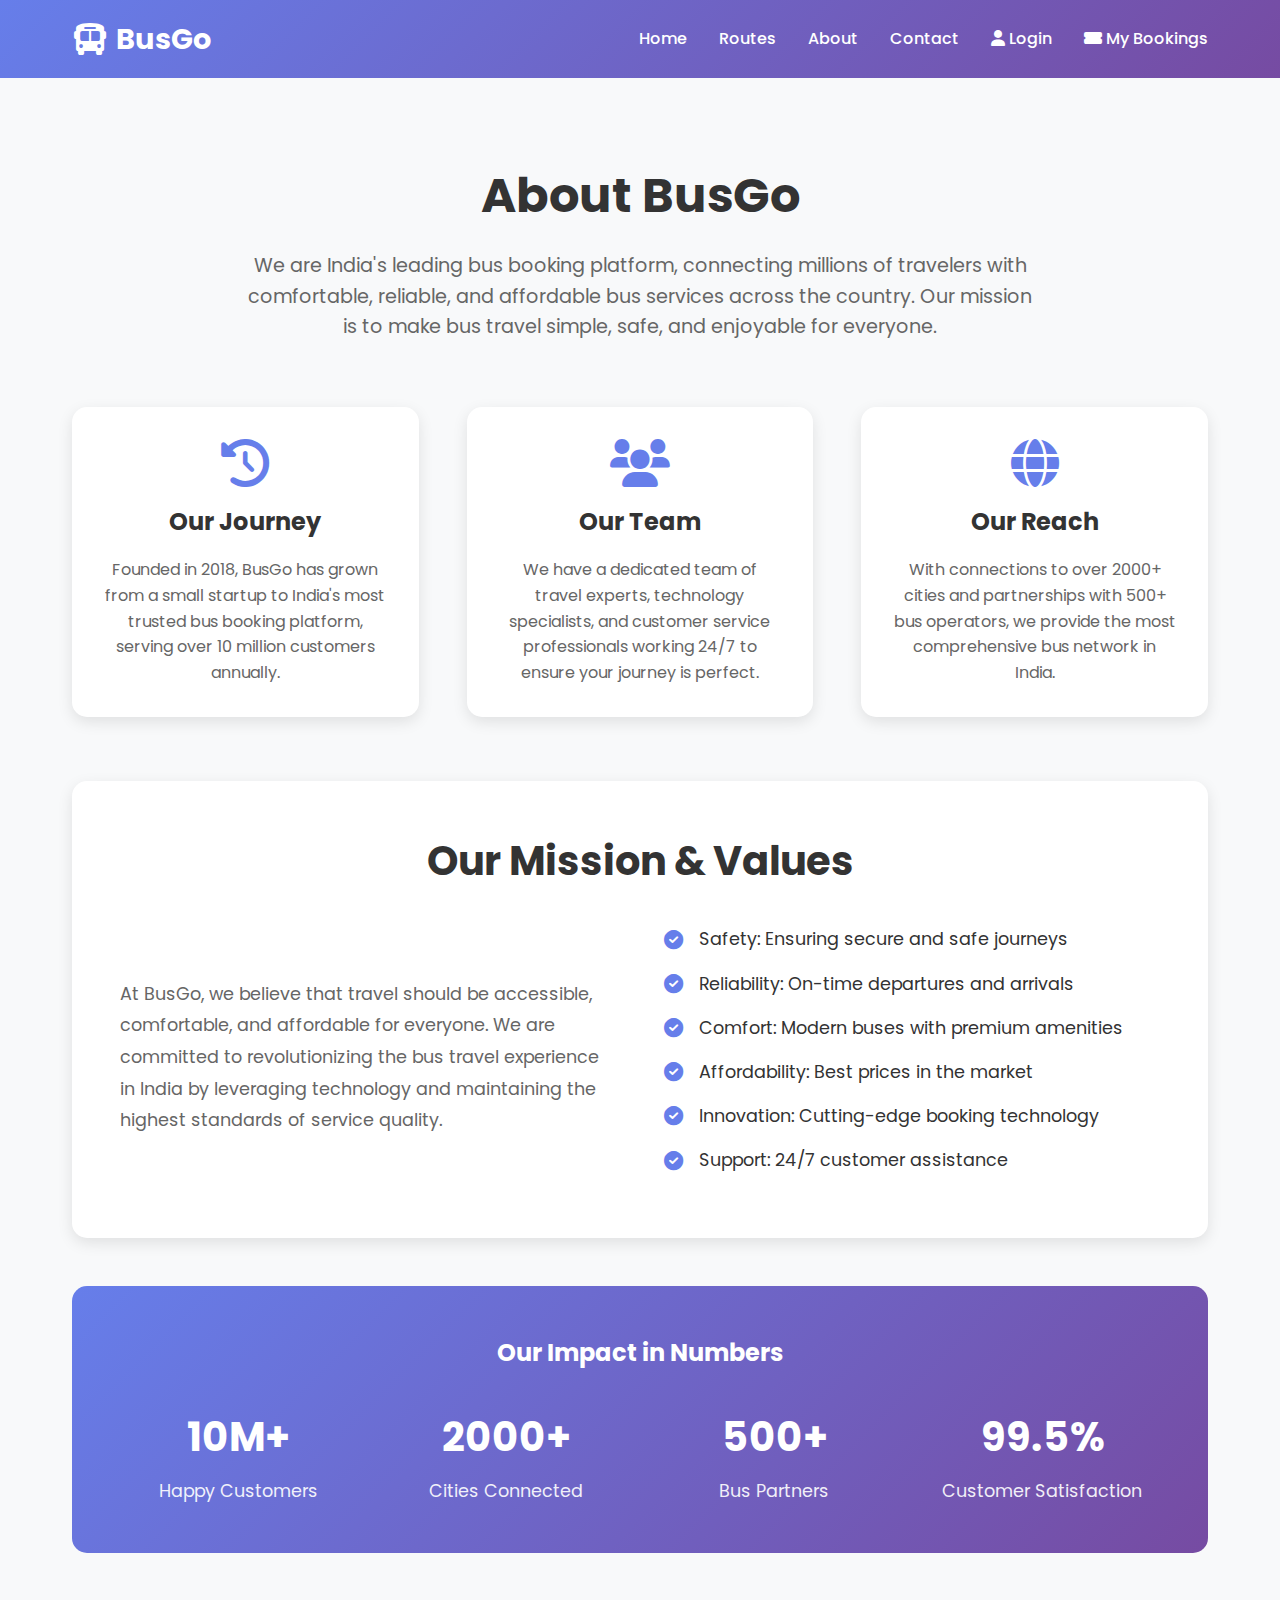
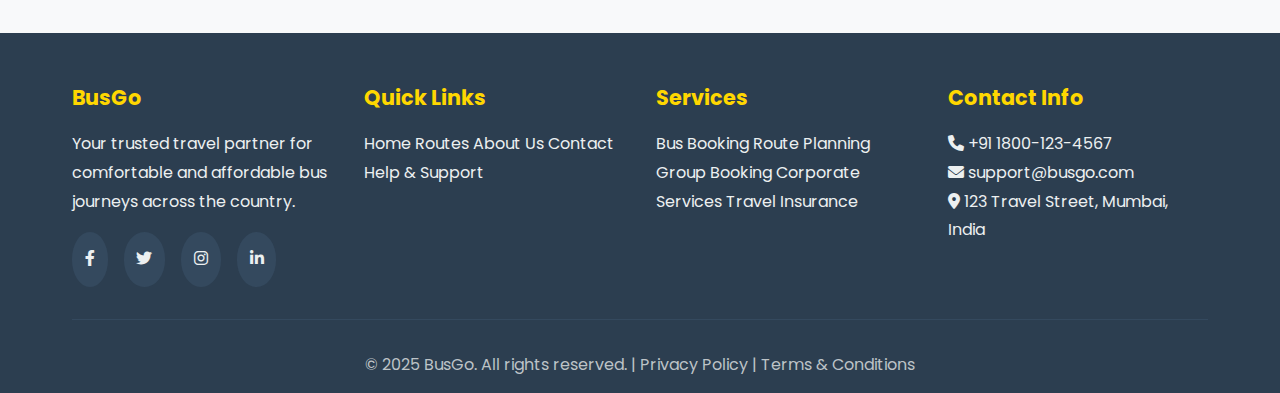
<file: about.html>
<!DOCTYPE html>
<html lang="en">
<head>
    <meta charset="UTF-8">
    <meta name="viewport" content="width=device-width, initial-scale=1.0">
    <title>About BusGo - Your Travel Partner</title>
    <link href="https://cdnjs.cloudflare.com/ajax/libs/font-awesome/6.0.0/css/all.min.css" rel="stylesheet"/>
    <link href="https://fonts.googleapis.com/css2?family=Poppins:wght@300;400;500;600;700&display=swap" rel="stylesheet"/>
    <style>
        * {
            margin: 0;
            padding: 0;
            box-sizing: border-box;
        }
        
        body {
            font-family: 'Poppins', sans-serif;
            line-height: 1.6;
            color: #333;
        }
        
        .header {
            background: linear-gradient(135deg, #667eea 0%, #764ba2 100%);
            padding: 1rem 0;
            box-shadow: 0 2px 10px rgba(0,0,0,0.1);
        }
        
        .container {
            max-width: 1200px;
            margin: 0 auto;
            padding: 0 2rem;
        }
        
        .header-content {
            display: flex;
            justify-content: space-between;
            align-items: center;
        }
        
        .logo {
            display: flex;
            align-items: center;
            color: white;
            font-size: 1.8rem;
            font-weight: 700;
        }
        
        .logo i {
            margin-right: 0.5rem;
            font-size: 2rem;
        }
        
        .nav {
            display: flex;
            list-style: none;
            gap: 2rem;
        }
        
        .nav a {
            color: white;
            text-decoration: none;
            font-weight: 500;
            transition: color 0.3s ease;
        }
        
        .nav a:hover {
            color: #ffd700;
        }
        
        .content {
            padding: 5rem 0;
            background: #f8f9fa;
        }
        
        .hero-section {
            text-align: center;
            margin-bottom: 4rem;
        }
        
        .hero-section h1 {
            font-size: 3rem;
            margin-bottom: 1rem;
            color: #333;
        }
        
        .hero-section p {
            font-size: 1.2rem;
            color: #666;
            max-width: 800px;
            margin: 0 auto;
        }
        
        .about-grid {
            display: grid;
            grid-template-columns: repeat(auto-fit, minmax(300px, 1fr));
            gap: 3rem;
            margin-bottom: 4rem;
        }
        
        .about-card {
            background: white;
            padding: 2rem;
            border-radius: 15px;
            box-shadow: 0 5px 15px rgba(0,0,0,0.1);
            text-align: center;
        }
        
        .about-card i {
            font-size: 3rem;
            color: #667eea;
            margin-bottom: 1rem;
        }
        
        .about-card h3 {
            font-size: 1.5rem;
            margin-bottom: 1rem;
            color: #333;
        }
        
        .about-card p {
            color: #666;
            line-height: 1.6;
        }
        
        .mission-section {
            background: white;
            padding: 3rem;
            border-radius: 15px;
            box-shadow: 0 5px 15px rgba(0,0,0,0.1);
            margin-bottom: 3rem;
        }
        
        .mission-section h2 {
            font-size: 2.5rem;
            text-align: center;
            margin-bottom: 2rem;
            color: #333;
        }
        
        .mission-content {
            display: grid;
            grid-template-columns: 1fr 1fr;
            gap: 3rem;
            align-items: center;
        }
        
        .commitments {
            list-style: none;
        }
        
        .commitments li {
            display: flex;
            align-items: center;
            margin-bottom: 1rem;
            font-size: 1.1rem;
        }
        
        .commitments li i {
            color: #667eea;
            margin-right: 1rem;
            font-size: 1.2rem;
        }
        
        .stats-section {
            background: linear-gradient(135deg, #667eea 0%, #764ba2 100%);
            color: white;
            padding: 3rem;
            border-radius: 15px;
            text-align: center;
        }
        
        .stats-grid {
            display: grid;
            grid-template-columns: repeat(auto-fit, minmax(200px, 1fr));
            gap: 2rem;
            margin-top: 2rem;
        }
        
        .stat-item h3 {
            font-size: 2.5rem;
            margin-bottom: 0.5rem;
        }
        
        .stat-item p {
            font-size: 1.1rem;
            opacity: 0.9;
        }
        
        .footer {
            background: #2c3e50;
            color: white;
            padding: 3rem 0 1rem;
        }
        
        .footer-content {
            display: grid;
            grid-template-columns: repeat(auto-fit, minmax(250px, 1fr));
            gap: 2rem;
            margin-bottom: 2rem;
        }
        
        .footer-section h4 {
            font-size: 1.3rem;
            margin-bottom: 1rem;
            color: #ffd700;
        }
        
        .footer-section p, .footer-section a {
            color: #ecf0f1;
            text-decoration: none;
            line-height: 1.8;
        }
        
        .footer-section a:hover {
            color: #ffd700;
        }
        
        .social-icons {
            display: flex;
            gap: 1rem;
            margin-top: 1rem;
        }
        
        .social-icons a {
            background: #34495e;
            padding: 0.8rem;
            border-radius: 50%;
            transition: background 0.3s ease;
        }
        
        .social-icons a:hover {
            background: #667eea;
        }
        
        .footer-bottom {
            text-align: center;
            padding-top: 2rem;
            border-top: 1px solid #34495e;
            color: #bdc3c7;
        }
        
        @media (max-width: 768px) {
            .hero-section h1 {
                font-size: 2rem;
            }
            
            .mission-content {
                grid-template-columns: 1fr;
            }
            
            .nav {
                display: none;
            }
        }
    </style>
</head>
<body>
    <!-- Header -->
    <header class="header">
        <div class="container">
            <div class="header-content">
                <div class="logo">
                    <i class="fas fa-bus"></i>
                    BusGo
                </div>
                <nav class="nav">
                    <a href="index.php">Home</a>
                    <a href="product.php">Routes</a>
                    <a href="about.html">About</a>
                    <a href="contact.php">Contact</a>
                    <a href="login.php"><i class="fas fa-user"></i> Login</a>
                    <a href="bookings.php"><i class="fas fa-ticket-alt"></i> My Bookings</a>
                </nav>
            </div>
        </div>
    </header>

    <!-- Content -->
    <div class="content">
        <div class="container">
            <!-- Hero Section -->
            <div class="hero-section">
                <h1>About BusGo</h1>
                <p>We are India's leading bus booking platform, connecting millions of travelers with comfortable, reliable, and affordable bus services across the country. Our mission is to make bus travel simple, safe, and enjoyable for everyone.</p>
            </div>

            <!-- About Cards -->
            <div class="about-grid">
                <div class="about-card">
                    <i class="fas fa-history"></i>
                    <h3>Our Journey</h3>
                    <p>Founded in 2018, BusGo has grown from a small startup to India's most trusted bus booking platform, serving over 10 million customers annually.</p>
                </div>
                <div class="about-card">
                    <i class="fas fa-users"></i>
                    <h3>Our Team</h3>
                    <p>We have a dedicated team of travel experts, technology specialists, and customer service professionals working 24/7 to ensure your journey is perfect.</p>
                </div>
                <div class="about-card">
                    <i class="fas fa-globe"></i>
                    <h3>Our Reach</h3>
                    <p>With connections to over 2000+ cities and partnerships with 500+ bus operators, we provide the most comprehensive bus network in India.</p>
                </div>
            </div>

            <!-- Mission Section -->
            <div class="mission-section">
                <h2>Our Mission & Values</h2>
                <div class="mission-content">
                    <div>
                        <p style="font-size: 1.1rem; line-height: 1.8; color: #666;">
                            At BusGo, we believe that travel should be accessible, comfortable, and affordable for everyone. 
                            We are committed to revolutionizing the bus travel experience in India by leveraging technology 
                            and maintaining the highest standards of service quality.
                        </p>
                    </div>
                    <div>
                        <ul class="commitments">
                            <li><i class="fas fa-check-circle"></i> Safety: Ensuring secure and safe journeys</li>
                            <li><i class="fas fa-check-circle"></i> Reliability: On-time departures and arrivals</li>
                            <li><i class="fas fa-check-circle"></i> Comfort: Modern buses with premium amenities</li>
                            <li><i class="fas fa-check-circle"></i> Affordability: Best prices in the market</li>
                            <li><i class="fas fa-check-circle"></i> Innovation: Cutting-edge booking technology</li>
                            <li><i class="fas fa-check-circle"></i> Support: 24/7 customer assistance</li>
                        </ul>
                    </div>
                </div>
            </div>

            <!-- Statistics Section -->
            <div class="stats-section">
                <h2>Our Impact in Numbers</h2>
                <div class="stats-grid">
                    <div class="stat-item">
                        <h3>10M+</h3>
                        <p>Happy Customers</p>
                    </div>
                    <div class="stat-item">
                        <h3>2000+</h3>
                        <p>Cities Connected</p>
                    </div>
                    <div class="stat-item">
                        <h3>500+</h3>
                        <p>Bus Partners</p>
                    </div>
                    <div class="stat-item">
                        <h3>99.5%</h3>
                        <p>Customer Satisfaction</p>
                    </div>
                </div>
            </div>
        </div>
    </div>

    <!-- Footer -->
    <footer class="footer">
        <div class="container">
            <div class="footer-content">
                <div class="footer-section">
                    <h4>BusGo</h4>
                    <p>Your trusted travel partner for comfortable and affordable bus journeys across the country.</p>
                    <div class="social-icons">
                        <a href="#"><i class="fab fa-facebook-f"></i></a>
                        <a href="#"><i class="fab fa-twitter"></i></a>
                        <a href="#"><i class="fab fa-instagram"></i></a>
                        <a href="#"><i class="fab fa-linkedin-in"></i></a>
                    </div>
                </div>
                <div class="footer-section">
                    <h4>Quick Links</h4>
                    <a href="index.php">Home</a>
                    <a href="product.php">Routes</a>
                    <a href="about.html">About Us</a>
                    <a href="contact.php">Contact</a>
                    <a href="#">Help & Support</a>
                </div>
                <div class="footer-section">
                    <h4>Services</h4>
                    <a href="#">Bus Booking</a>
                    <a href="#">Route Planning</a>
                    <a href="#">Group Booking</a>
                    <a href="#">Corporate Services</a>
                    <a href="#">Travel Insurance</a>
                </div>
                <div class="footer-section">
                    <h4>Contact Info</h4>
                    <p><i class="fas fa-phone"></i> +91 1800-123-4567</p>
                    <p><i class="fas fa-envelope"></i> support@busgo.com</p>
                    <p><i class="fas fa-map-marker-alt"></i> 123 Travel Street, Mumbai, India</p>
                </div>
            </div>
            <div class="footer-bottom">
                <p>&copy; 2025 BusGo. All rights reserved. | Privacy Policy | Terms & Conditions</p>
            </div>
        </div>
    </footer>
</body>
</html>
</file>
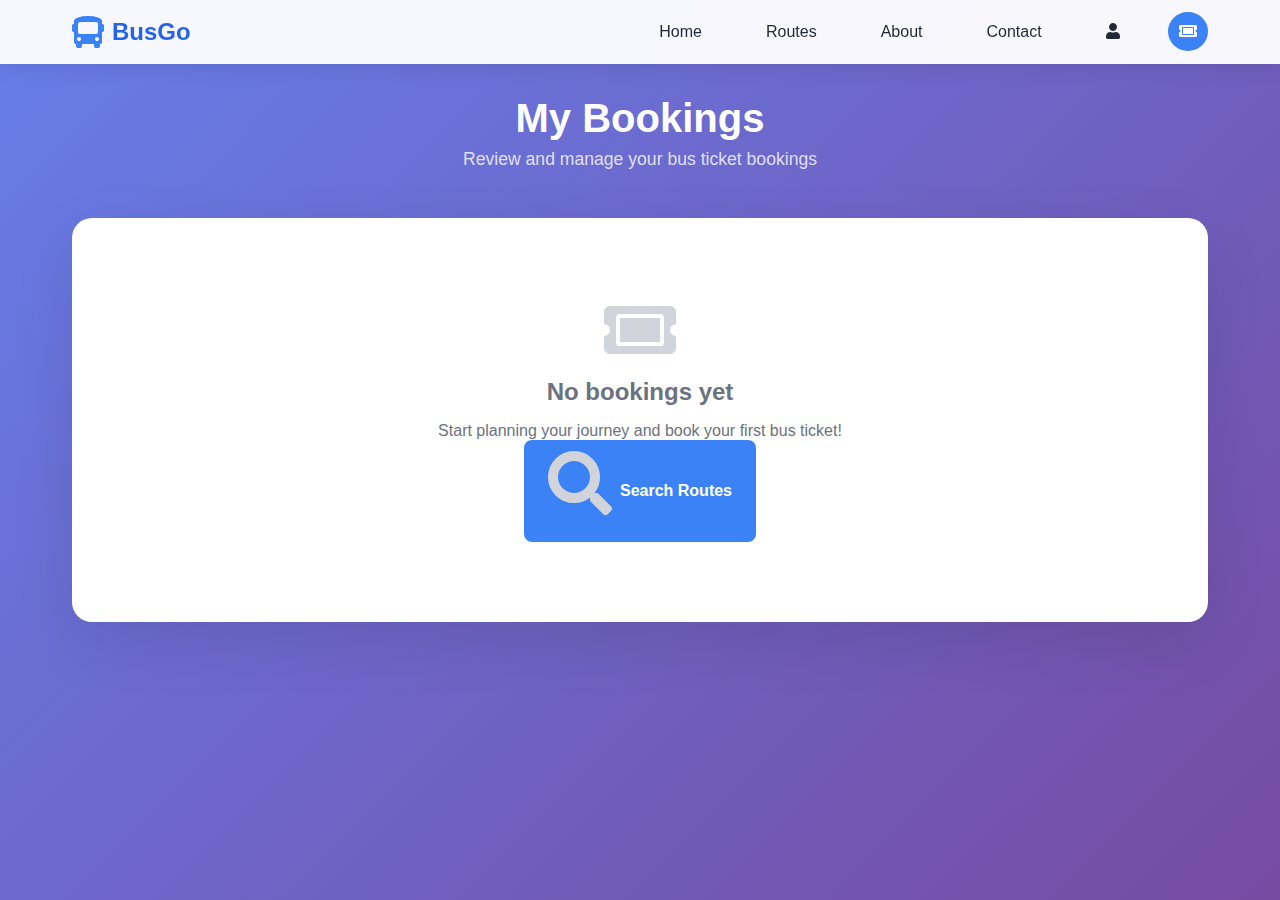
<file: cart.html>
<html>
<head>
    <title>BusGo - My Bookings</title>
    <link rel="stylesheet" href="https://cdnjs.cloudflare.com/ajax/libs/font-awesome/5.15.3/css/all.min.css">
    <style>
        * {
            margin: 0;
            padding: 0;
            box-sizing: border-box;
        }
        
        body {
            font-family: 'Segoe UI', Tahoma, Geneva, Verdana, sans-serif;
            background: linear-gradient(135deg, #667eea 0%, #764ba2 100%);
            min-height: 100vh;
        }
        
        .header {
            background: rgba(255, 255, 255, 0.95);
            backdrop-filter: blur(10px);
            padding: 1rem 0;
            box-shadow: 0 2px 20px rgba(0, 0, 0, 0.1);
            position: sticky;
            top: 0;
            z-index: 100;
        }
        
        .nav-container {
            max-width: 1200px;
            margin: 0 auto;
            display: flex;
            justify-content: space-between;
            align-items: center;
            padding: 0 2rem;
        }
        
        .logo {
            display: flex;
            align-items: center;
            gap: 0.5rem;
            font-size: 1.5rem;
            font-weight: bold;
            color: #2563eb;
        }
        
        .logo i {
            font-size: 2rem;
            color: #3b82f6;
        }
        
        .nav-links {
            display: flex;
            list-style: none;
            gap: 2rem;
            align-items: center;
        }
        
        .nav-links a {
            text-decoration: none;
            color: #1f2937;
            font-weight: 500;
            padding: 0.5rem 1rem;
            border-radius: 8px;
            transition: all 0.3s ease;
        }
        
        .nav-links a:hover {
            background: #3b82f6;
            color: white;
            transform: translateY(-2px);
        }
        
        .nav-links .cart-icon {
            position: relative;
            background: #3b82f6;
            color: white;
            padding: 0.7rem;
            border-radius: 50%;
        }
        
        .main-container {
            max-width: 1200px;
            margin: 2rem auto;
            padding: 0 2rem;
        }
        
        .page-header {
            text-align: center;
            margin-bottom: 3rem;
        }
        
        .page-header h1 {
            font-size: 2.5rem;
            color: white;
            margin-bottom: 0.5rem;
        }
        
        .page-header p {
            color: rgba(255, 255, 255, 0.8);
            font-size: 1.1rem;
        }
        
        .bookings-container {
            background: white;
            border-radius: 20px;
            padding: 2rem;
            box-shadow: 0 20px 60px rgba(0, 0, 0, 0.1);
            margin-bottom: 2rem;
        }
        
        .booking-card {
            border: 1px solid #e5e7eb;
            border-radius: 12px;
            padding: 1.5rem;
            margin-bottom: 1rem;
            transition: all 0.3s ease;
            background: linear-gradient(135deg, #f8fafc 0%, #f1f5f9 100%);
        }
        
        .booking-card:hover {
            transform: translateY(-2px);
            box-shadow: 0 10px 30px rgba(0, 0, 0, 0.1);
        }
        
        .booking-header {
            display: flex;
            justify-content: space-between;
            align-items: center;
            margin-bottom: 1rem;
            padding-bottom: 1rem;
            border-bottom: 1px solid #e5e7eb;
        }
        
        .route-info {
            display: flex;
            align-items: center;
            gap: 1rem;
        }
        
        .route-arrow {
            display: flex;
            align-items: center;
            gap: 0.5rem;
            font-weight: 600;
            color: #1f2937;
        }
        
        .booking-status {
            padding: 0.5rem 1rem;
            border-radius: 20px;
            font-size: 0.9rem;
            font-weight: 600;
        }
        
        .status-confirmed {
            background: #dcfce7;
            color: #166534;
        }
        
        .booking-details {
            display: grid;
            grid-template-columns: repeat(auto-fit, minmax(200px, 1fr));
            gap: 1rem;
            margin-bottom: 1rem;
        }
        
        .detail-item {
            display: flex;
            align-items: center;
            gap: 0.5rem;
        }
        
        .detail-item i {
            color: #3b82f6;
            width: 20px;
        }
        
        .booking-actions {
            display: flex;
            gap: 1rem;
            justify-content: flex-end;
        }
        
        .btn {
            padding: 0.7rem 1.5rem;
            border: none;
            border-radius: 8px;
            font-weight: 600;
            cursor: pointer;
            transition: all 0.3s ease;
            text-decoration: none;
            display: inline-flex;
            align-items: center;
            gap: 0.5rem;
        }
        
        .btn-primary {
            background: #3b82f6;
            color: white;
        }
        
        .btn-primary:hover {
            background: #2563eb;
            transform: translateY(-2px);
        }
        
        .btn-secondary {
            background: #6b7280;
            color: white;
        }
        
        .btn-secondary:hover {
            background: #4b5563;
        }
        
        .empty-cart {
            text-align: center;
            padding: 3rem;
            color: #6b7280;
        }
        
        .empty-cart i {
            font-size: 4rem;
            margin-bottom: 1rem;
            color: #d1d5db;
        }
        
        .empty-cart h3 {
            font-size: 1.5rem;
            margin-bottom: 1rem;
        }
        
        .booking-summary {
            background: linear-gradient(135deg, #3b82f6 0%, #2563eb 100%);
            color: white;
            border-radius: 12px;
            padding: 2rem;
            margin-top: 2rem;
        }
        
        .summary-row {
            display: flex;
            justify-content: space-between;
            margin-bottom: 0.5rem;
        }
        
        .summary-total {
            font-size: 1.2rem;
            font-weight: bold;
            padding-top: 1rem;
            border-top: 1px solid rgba(255, 255, 255, 0.3);
        }
        
        @media (max-width: 768px) {
            .nav-container {
                flex-direction: column;
                gap: 1rem;
                padding: 1rem;
            }
            
            .nav-links {
                gap: 1rem;
                flex-wrap: wrap;
                justify-content: center;
            }
            
            .booking-header {
                flex-direction: column;
                gap: 1rem;
                align-items: flex-start;
            }
            
            .booking-actions {
                flex-direction: column;
                width: 100%;
            }
        }
    </style>
</head>
<body>
<body>
    <header class="header">
        <div class="nav-container">
            <div class="logo">
                <i class="fas fa-bus"></i>
                <span>BusGo</span>
            </div>
            <nav>
                <ul class="nav-links">
                    <li><a href="index.php">Home</a></li>
                    <li><a href="product.php">Routes</a></li>
                    <li><a href="about.html">About</a></li>
                    <li><a href="contact.php">Contact</a></li>
                    <li><a href="login.php"><i class="fas fa-user"></i></a></li>
                    <li><a href="bookings.php" class="cart-icon"><i class="fas fa-ticket-alt"></i></a></li>
                </ul>
            </nav>
        </div>
    </header>

    <div class="main-container">
        <div class="page-header">
            <h1>My Bookings</h1>
            <p>Review and manage your bus ticket bookings</p>
        </div>

        <div class="bookings-container" id="bookingsContainer">
            <!-- Bookings will be loaded here -->
        </div>
    </div>

    <script>
        // Load bookings from session/localStorage
        document.addEventListener('DOMContentLoaded', function() {
            loadBookings();
        });

        function loadBookings() {
            // Try to get bookings from session first, then localStorage as fallback
            fetch('cart.php')
                .then(response => response.json())
                .then(bookings => {
                    displayBookings(bookings);
                })
                .catch(error => {
                    console.error('Error loading bookings:', error);
                    // Fallback to localStorage
                    const localBookings = JSON.parse(localStorage.getItem('busBookings') || '[]');
                    displayBookings(localBookings);
                });
        }

        function displayBookings(bookings) {
            const container = document.getElementById('bookingsContainer');
            
            if (!bookings || bookings.length === 0) {
                container.innerHTML = `
                    <div class="empty-cart">
                        <i class="fas fa-ticket-alt"></i>
                        <h3>No bookings yet</h3>
                        <p>Start planning your journey and book your first bus ticket!</p>
                        <a href="product.php" class="btn btn-primary">
                            <i class="fas fa-search"></i>
                            Search Routes
                        </a>
                    </div>
                `;
                return;
            }

            let totalAmount = 0;
            let bookingsHTML = '';

            bookings.forEach((booking, index) => {
                const bookingDate = new Date(booking.booking_date || Date.now());
                const departureTime = booking.departure_time || '08:00';
                const arrivalTime = booking.arrival_time || '12:00';
                const price = parseFloat(booking.price || booking.total_price || 0);
                totalAmount += price;

                bookingsHTML += `
                    <div class="booking-card">
                        <div class="booking-header">
                            <div class="route-info">
                                <div class="route-arrow">
                                    <span>${booking.from || booking.departure}</span>
                                    <i class="fas fa-arrow-right"></i>
                                    <span>${booking.to || booking.destination}</span>
                                </div>
                            </div>
                            <div class="booking-status status-confirmed">
                                <i class="fas fa-check-circle"></i>
                                Confirmed
                            </div>
                        </div>
                        
                        <div class="booking-details">
                            <div class="detail-item">
                                <i class="fas fa-calendar"></i>
                                <span>Date: ${bookingDate.toLocaleDateString()}</span>
                            </div>
                            <div class="detail-item">
                                <i class="fas fa-clock"></i>
                                <span>Departure: ${departureTime}</span>
                            </div>
                            <div class="detail-item">
                                <i class="fas fa-clock"></i>
                                <span>Arrival: ${arrivalTime}</span>
                            </div>
                            <div class="detail-item">
                                <i class="fas fa-users"></i>
                                <span>Passengers: ${booking.passengers || 1}</span>
                            </div>
                            <div class="detail-item">
                                <i class="fas fa-dollar-sign"></i>
                                <span>Price: $${price.toFixed(2)}</span>
                            </div>
                            <div class="detail-item">
                                <i class="fas fa-bus"></i>
                                <span>Bus: ${booking.bus_type || 'Standard'}</span>
                            </div>
                        </div>
                        
                        <div class="booking-actions">
                            <button class="btn btn-secondary" onclick="cancelBooking(${index})">
                                <i class="fas fa-times"></i>
                                Cancel
                            </button>
                            <button class="btn btn-primary" onclick="downloadTicket(${index})">
                                <i class="fas fa-download"></i>
                                Download Ticket
                            </button>
                        </div>
                    </div>
                `;
            });

            bookingsHTML += `
                <div class="booking-summary">
                    <h3 style="margin-bottom: 1rem;">Booking Summary</h3>
                    <div class="summary-row">
                        <span>Total Bookings:</span>
                        <span>${bookings.length}</span>
                    </div>
                    <div class="summary-row">
                        <span>Service Fee:</span>
                        <span>$${(totalAmount * 0.05).toFixed(2)}</span>
                    </div>
                    <div class="summary-row summary-total">
                        <span>Total Amount:</span>
                        <span>$${(totalAmount + totalAmount * 0.05).toFixed(2)}</span>
                    </div>
                    <div style="margin-top: 1rem;">
                        <button class="btn btn-primary" onclick="proceedToPayment()" style="width: 100%;">
                            <i class="fas fa-credit-card"></i>
                            Proceed to Payment
                        </button>
                    </div>
                </div>
            `;

            container.innerHTML = bookingsHTML;
        }

        function cancelBooking(index) {
            if (confirm('Are you sure you want to cancel this booking?')) {
                // Remove booking from session/localStorage
                fetch('cart.php', {
                    method: 'POST',
                    headers: {
                        'Content-Type': 'application/json',
                    },
                    body: JSON.stringify({
                        action: 'cancel',
                        index: index
                    })
                })
                .then(response => response.json())
                .then(result => {
                    if (result.success) {
                        loadBookings(); // Reload bookings
                        alert('Booking cancelled successfully!');
                    }
                })
                .catch(error => {
                    console.error('Error cancelling booking:', error);
                    // Fallback to localStorage
                    const bookings = JSON.parse(localStorage.getItem('busBookings') || '[]');
                    bookings.splice(index, 1);
                    localStorage.setItem('busBookings', JSON.stringify(bookings));
                    loadBookings();
                    alert('Booking cancelled successfully!');
                });
            }
        }

        function downloadTicket(index) {
            alert('Ticket download feature will be implemented soon!');
        }

        function proceedToPayment() {
            alert('Payment integration will be implemented soon!');
        }
    </script>
</body>
</html>
</file>
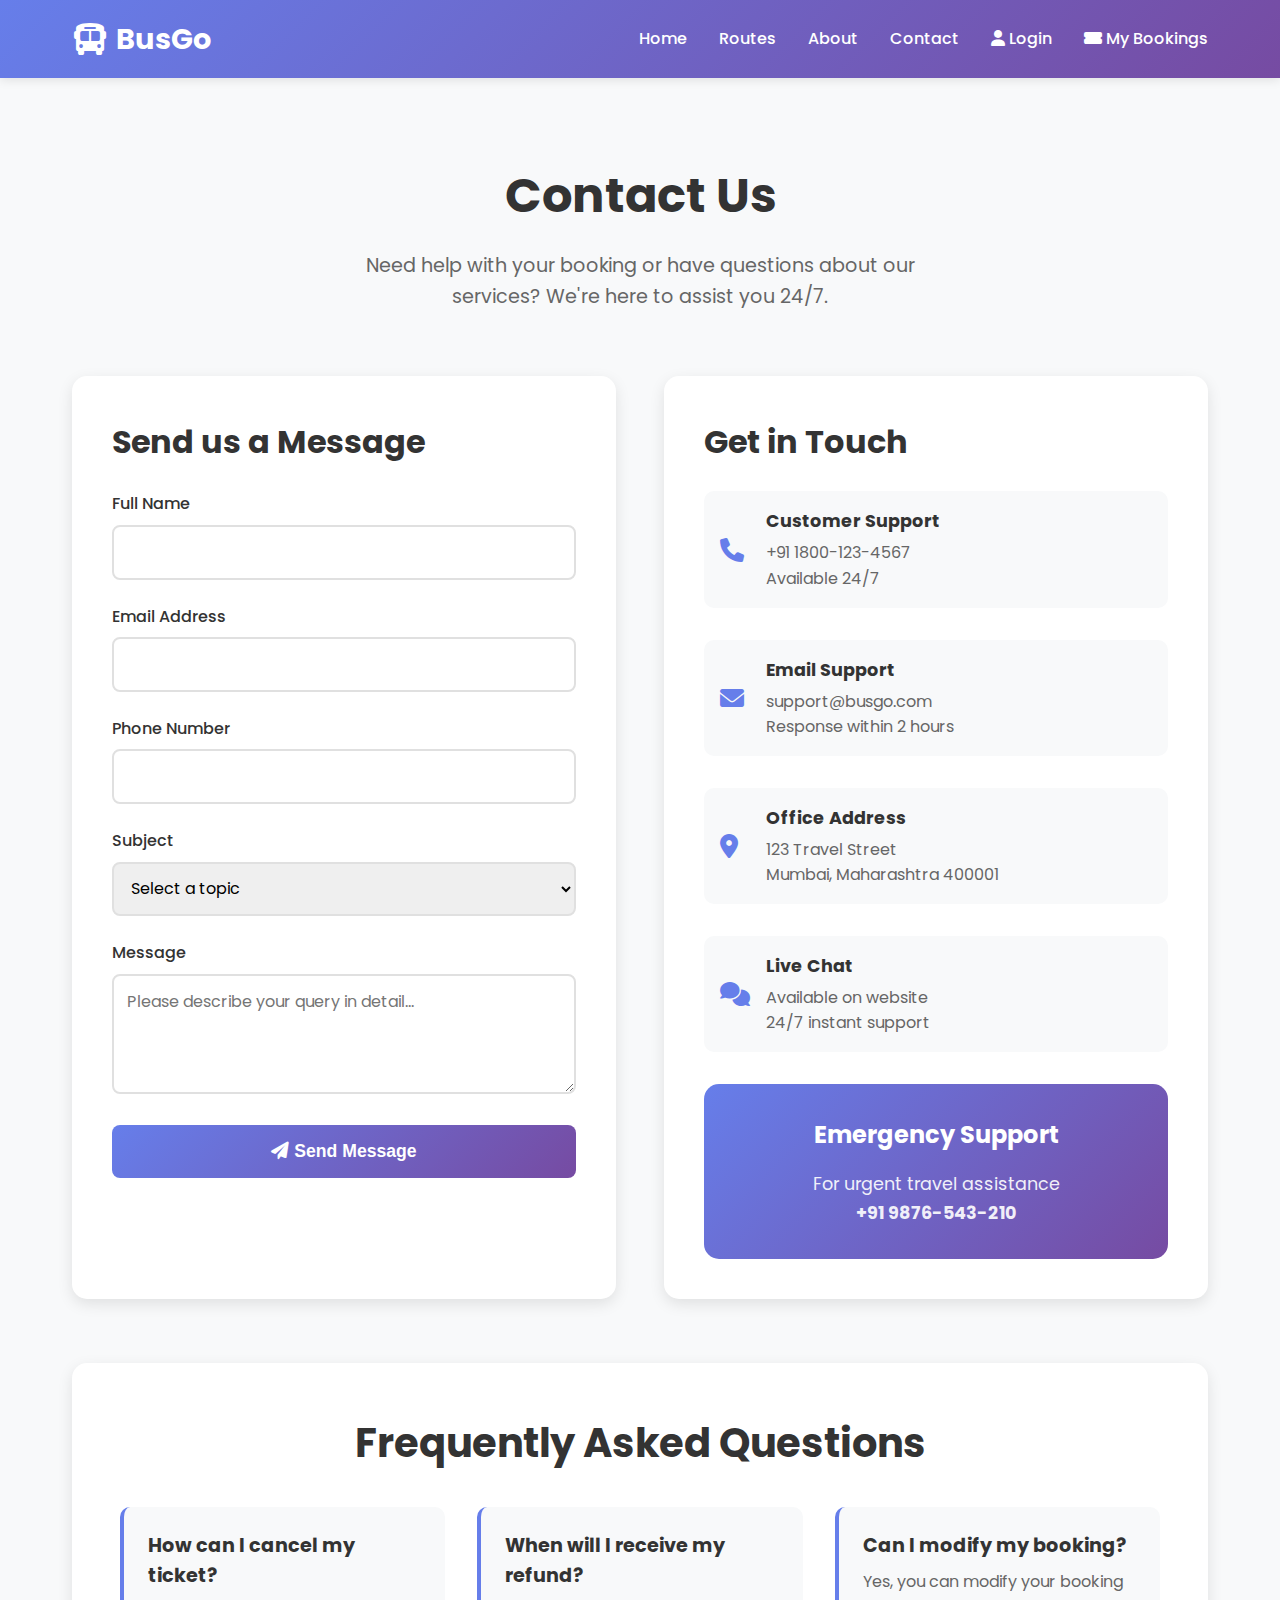
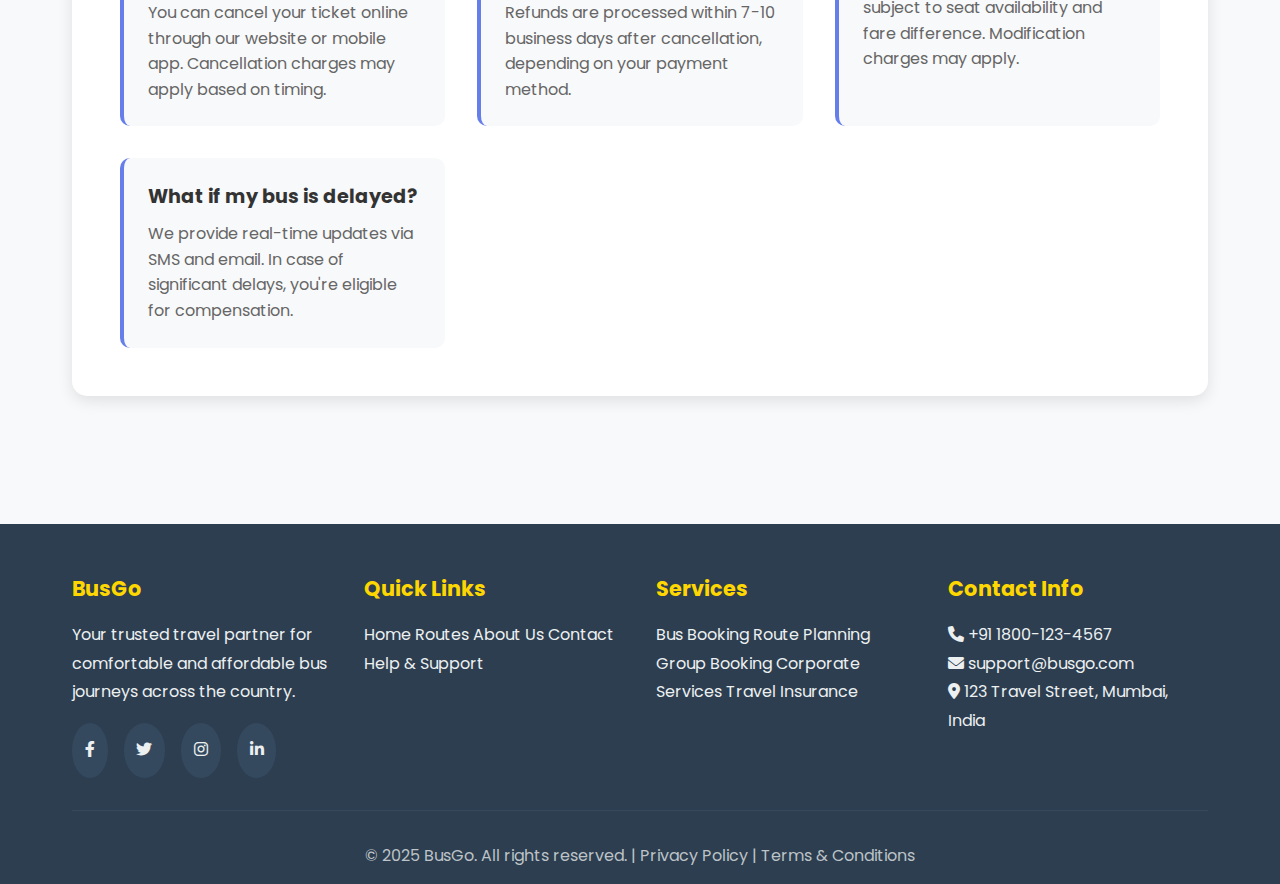
<file: contact.html>
<!DOCTYPE html>
<html lang="en">
<head>
    <meta charset="UTF-8">
    <meta name="viewport" content="width=device-width, initial-scale=1.0">
    <title>Contact BusGo - We're Here to Help</title>
    <link href="https://cdnjs.cloudflare.com/ajax/libs/font-awesome/6.0.0/css/all.min.css" rel="stylesheet"/>
    <link href="https://fonts.googleapis.com/css2?family=Poppins:wght@300;400;500;600;700&display=swap" rel="stylesheet"/>
    <style>
        * {
            margin: 0;
            padding: 0;
            box-sizing: border-box;
        }
        
        body {
            font-family: 'Poppins', sans-serif;
            line-height: 1.6;
            color: #333;
            background: #f8f9fa;
        }
        
        .header {
            background: linear-gradient(135deg, #667eea 0%, #764ba2 100%);
            padding: 1rem 0;
            box-shadow: 0 2px 10px rgba(0,0,0,0.1);
        }
        
        .container {
            max-width: 1200px;
            margin: 0 auto;
            padding: 0 2rem;
        }
        
        .header-content {
            display: flex;
            justify-content: space-between;
            align-items: center;
        }
        
        .logo {
            display: flex;
            align-items: center;
            color: white;
            font-size: 1.8rem;
            font-weight: 700;
        }
        
        .logo i {
            margin-right: 0.5rem;
            font-size: 2rem;
        }
        
        .nav {
            display: flex;
            list-style: none;
            gap: 2rem;
        }
        
        .nav a {
            color: white;
            text-decoration: none;
            font-weight: 500;
            transition: color 0.3s ease;
        }
        
        .nav a:hover {
            color: #ffd700;
        }
        
        .content {
            padding: 5rem 0;
        }
        
        .hero-section {
            text-align: center;
            margin-bottom: 4rem;
        }
        
        .hero-section h1 {
            font-size: 3rem;
            margin-bottom: 1rem;
            color: #333;
        }
        
        .hero-section p {
            font-size: 1.2rem;
            color: #666;
            max-width: 600px;
            margin: 0 auto;
        }
        
        .contact-grid {
            display: grid;
            grid-template-columns: 1fr 1fr;
            gap: 3rem;
            margin-bottom: 4rem;
        }
        
        .contact-form {
            background: white;
            padding: 2.5rem;
            border-radius: 15px;
            box-shadow: 0 5px 15px rgba(0,0,0,0.1);
        }
        
        .contact-form h2 {
            font-size: 2rem;
            margin-bottom: 1.5rem;
            color: #333;
        }
        
        .form-group {
            margin-bottom: 1.5rem;
        }
        
        .form-group label {
            display: block;
            margin-bottom: 0.5rem;
            font-weight: 500;
            color: #333;
        }
        
        .form-group input,
        .form-group select,
        .form-group textarea {
            width: 100%;
            padding: 0.8rem;
            border: 2px solid #e0e0e0;
            border-radius: 8px;
            font-size: 1rem;
            transition: border-color 0.3s ease;
            font-family: 'Poppins', sans-serif;
        }
        
        .form-group input:focus,
        .form-group select:focus,
        .form-group textarea:focus {
            outline: none;
            border-color: #667eea;
        }
        
        .form-group textarea {
            height: 120px;
            resize: vertical;
        }
        
        .submit-btn {
            background: linear-gradient(135deg, #667eea 0%, #764ba2 100%);
            color: white;
            padding: 1rem 2rem;
            border: none;
            border-radius: 8px;
            font-size: 1.1rem;
            font-weight: 600;
            cursor: pointer;
            transition: transform 0.3s ease;
            width: 100%;
        }
        
        .submit-btn:hover {
            transform: translateY(-2px);
        }
        
        .contact-info {
            background: white;
            padding: 2.5rem;
            border-radius: 15px;
            box-shadow: 0 5px 15px rgba(0,0,0,0.1);
        }
        
        .contact-info h2 {
            font-size: 2rem;
            margin-bottom: 1.5rem;
            color: #333;
        }
        
        .contact-item {
            display: flex;
            align-items: center;
            margin-bottom: 2rem;
            padding: 1rem;
            background: #f8f9fa;
            border-radius: 10px;
        }
        
        .contact-item i {
            font-size: 1.5rem;
            color: #667eea;
            margin-right: 1rem;
            width: 30px;
        }
        
        .contact-item div h3 {
            font-size: 1.1rem;
            margin-bottom: 0.3rem;
            color: #333;
        }
        
        .contact-item div p {
            color: #666;
            margin: 0;
        }
        
        .support-hours {
            background: linear-gradient(135deg, #667eea 0%, #764ba2 100%);
            color: white;
            padding: 2rem;
            border-radius: 15px;
            text-align: center;
            margin-top: 2rem;
        }
        
        .support-hours h3 {
            font-size: 1.5rem;
            margin-bottom: 1rem;
        }
        
        .support-hours p {
            font-size: 1.1rem;
            opacity: 0.9;
        }
        
        .faq-section {
            background: white;
            padding: 3rem;
            border-radius: 15px;
            box-shadow: 0 5px 15px rgba(0,0,0,0.1);
            margin-bottom: 3rem;
        }
        
        .faq-section h2 {
            font-size: 2.5rem;
            text-align: center;
            margin-bottom: 2rem;
            color: #333;
        }
        
        .faq-grid {
            display: grid;
            grid-template-columns: repeat(auto-fit, minmax(300px, 1fr));
            gap: 2rem;
        }
        
        .faq-item {
            padding: 1.5rem;
            background: #f8f9fa;
            border-radius: 10px;
            border-left: 4px solid #667eea;
        }
        
        .faq-item h4 {
            font-size: 1.2rem;
            margin-bottom: 0.5rem;
            color: #333;
        }
        
        .faq-item p {
            color: #666;
            line-height: 1.6;
        }
        
        .footer {
            background: #2c3e50;
            color: white;
            padding: 3rem 0 1rem;
        }
        
        .footer-content {
            display: grid;
            grid-template-columns: repeat(auto-fit, minmax(250px, 1fr));
            gap: 2rem;
            margin-bottom: 2rem;
        }
        
        .footer-section h4 {
            font-size: 1.3rem;
            margin-bottom: 1rem;
            color: #ffd700;
        }
        
        .footer-section p, .footer-section a {
            color: #ecf0f1;
            text-decoration: none;
            line-height: 1.8;
        }
        
        .footer-section a:hover {
            color: #ffd700;
        }
        
        .social-icons {
            display: flex;
            gap: 1rem;
            margin-top: 1rem;
        }
        
        .social-icons a {
            background: #34495e;
            padding: 0.8rem;
            border-radius: 50%;
            transition: background 0.3s ease;
        }
        
        .social-icons a:hover {
            background: #667eea;
        }
        
        .footer-bottom {
            text-align: center;
            padding-top: 2rem;
            border-top: 1px solid #34495e;
            color: #bdc3c7;
        }
        
        @media (max-width: 768px) {
            .hero-section h1 {
                font-size: 2rem;
            }
            
            .contact-grid {
                grid-template-columns: 1fr;
                gap: 2rem;
            }
            
            .nav {
                display: none;
            }
        }
    </style>
</head>
<body>
    <!-- Header -->
    <header class="header">
        <div class="container">
            <div class="header-content">
                <div class="logo">
                    <i class="fas fa-bus"></i>
                    BusGo
                </div>
                <nav class="nav">
                    <a href="index.php">Home</a>
                    <a href="product.php">Routes</a>
                    <a href="about.html">About</a>
                    <a href="contact.php">Contact</a>
                    <a href="login.php"><i class="fas fa-user"></i> Login</a>
                    <a href="bookings.php"><i class="fas fa-ticket-alt"></i> My Bookings</a>
                </nav>
            </div>
        </div>
    </header>

    <!-- Content -->
    <div class="content">
        <div class="container">
            <!-- Hero Section -->
            <div class="hero-section">
                <h1>Contact Us</h1>
                <p>Need help with your booking or have questions about our services? We're here to assist you 24/7.</p>
            </div>

            <!-- Contact Grid -->
            <div class="contact-grid">
                <!-- Contact Form -->
                <div class="contact-form">
                    <h2>Send us a Message</h2>
                    <form action="contact.php" method="POST">
                        <div class="form-group">
                            <label for="name">Full Name</label>
                            <input type="text" id="name" name="name" required>
                        </div>
                        <div class="form-group">
                            <label for="email">Email Address</label>
                            <input type="email" id="email" name="email" required>
                        </div>
                        <div class="form-group">
                            <label for="phone">Phone Number</label>
                            <input type="tel" id="phone" name="phone">
                        </div>
                        <div class="form-group">
                            <label for="subject">Subject</label>
                            <select id="subject" name="subject" required>
                                <option value="">Select a topic</option>
                                <option value="booking">Booking Issues</option>
                                <option value="cancellation">Cancellation & Refunds</option>
                                <option value="payment">Payment Problems</option>
                                <option value="routes">Route Information</option>
                                <option value="feedback">Feedback & Suggestions</option>
                                <option value="other">Other</option>
                            </select>
                        </div>
                        <div class="form-group">
                            <label for="message">Message</label>
                            <textarea id="message" name="message" placeholder="Please describe your query in detail..." required></textarea>
                        </div>
                        <button type="submit" class="submit-btn">
                            <i class="fas fa-paper-plane"></i> Send Message
                        </button>
                    </form>
                </div>

                <!-- Contact Information -->
                <div class="contact-info">
                    <h2>Get in Touch</h2>
                    
                    <div class="contact-item">
                        <i class="fas fa-phone"></i>
                        <div>
                            <h3>Customer Support</h3>
                            <p>+91 1800-123-4567</p>
                            <p>Available 24/7</p>
                        </div>
                    </div>
                    
                    <div class="contact-item">
                        <i class="fas fa-envelope"></i>
                        <div>
                            <h3>Email Support</h3>
                            <p>support@busgo.com</p>
                            <p>Response within 2 hours</p>
                        </div>
                    </div>
                    
                    <div class="contact-item">
                        <i class="fas fa-map-marker-alt"></i>
                        <div>
                            <h3>Office Address</h3>
                            <p>123 Travel Street</p>
                            <p>Mumbai, Maharashtra 400001</p>
                        </div>
                    </div>
                    
                    <div class="contact-item">
                        <i class="fas fa-comments"></i>
                        <div>
                            <h3>Live Chat</h3>
                            <p>Available on website</p>
                            <p>24/7 instant support</p>
                        </div>
                    </div>

                    <div class="support-hours">
                        <h3>Emergency Support</h3>
                        <p>For urgent travel assistance</p>
                        <p><strong>+91 9876-543-210</strong></p>
                    </div>
                </div>
            </div>

            <!-- FAQ Section -->
            <div class="faq-section">
                <h2>Frequently Asked Questions</h2>
                <div class="faq-grid">
                    <div class="faq-item">
                        <h4>How can I cancel my ticket?</h4>
                        <p>You can cancel your ticket online through our website or mobile app. Cancellation charges may apply based on timing.</p>
                    </div>
                    <div class="faq-item">
                        <h4>When will I receive my refund?</h4>
                        <p>Refunds are processed within 7-10 business days after cancellation, depending on your payment method.</p>
                    </div>
                    <div class="faq-item">
                        <h4>Can I modify my booking?</h4>
                        <p>Yes, you can modify your booking subject to seat availability and fare difference. Modification charges may apply.</p>
                    </div>
                    <div class="faq-item">
                        <h4>What if my bus is delayed?</h4>
                        <p>We provide real-time updates via SMS and email. In case of significant delays, you're eligible for compensation.</p>
                    </div>
                </div>
            </div>
        </div>
    </div>

    <!-- Footer -->
    <footer class="footer">
        <div class="container">
            <div class="footer-content">
                <div class="footer-section">
                    <h4>BusGo</h4>
                    <p>Your trusted travel partner for comfortable and affordable bus journeys across the country.</p>
                    <div class="social-icons">
                        <a href="#"><i class="fab fa-facebook-f"></i></a>
                        <a href="#"><i class="fab fa-twitter"></i></a>
                        <a href="#"><i class="fab fa-instagram"></i></a>
                        <a href="#"><i class="fab fa-linkedin-in"></i></a>
                    </div>
                </div>
                <div class="footer-section">
                    <h4>Quick Links</h4>
                    <a href="index.php">Home</a>
                    <a href="product.php">Routes</a>
                    <a href="about.html">About Us</a>
                    <a href="contact.php">Contact</a>
                    <a href="#">Help & Support</a>
                </div>
                <div class="footer-section">
                    <h4>Services</h4>
                    <a href="#">Bus Booking</a>
                    <a href="#">Route Planning</a>
                    <a href="#">Group Booking</a>
                    <a href="#">Corporate Services</a>
                    <a href="#">Travel Insurance</a>
                </div>
                <div class="footer-section">
                    <h4>Contact Info</h4>
                    <p><i class="fas fa-phone"></i> +91 1800-123-4567</p>
                    <p><i class="fas fa-envelope"></i> support@busgo.com</p>
                    <p><i class="fas fa-map-marker-alt"></i> 123 Travel Street, Mumbai, India</p>
                </div>
            </div>
            <div class="footer-bottom">
                <p>&copy; 2025 BusGo. All rights reserved. | Privacy Policy | Terms & Conditions</p>
            </div>
        </div>
    </footer>
</body>
</html>
</file>
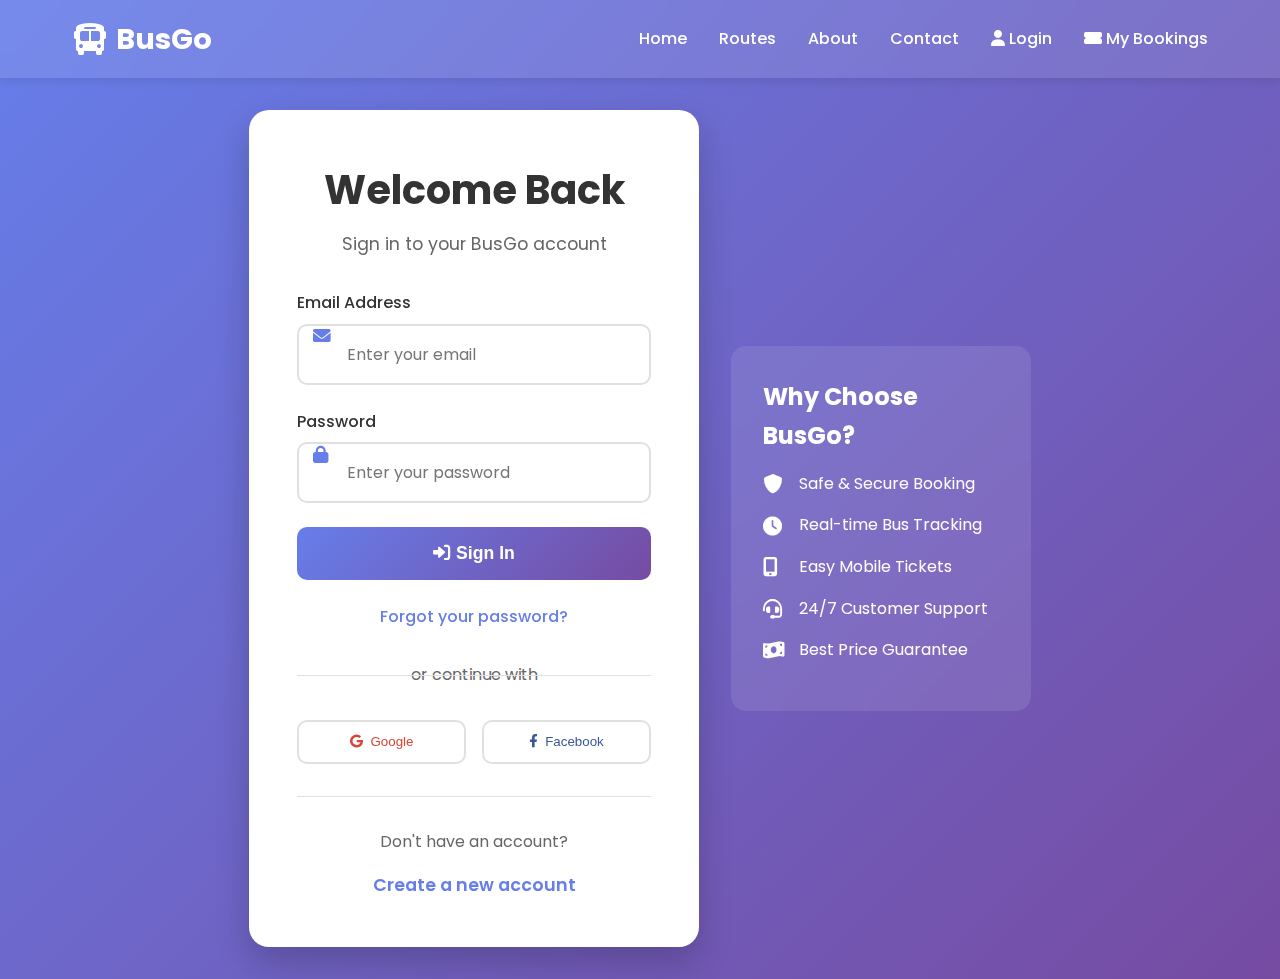
<file: login.html>
<!DOCTYPE html>
<html lang="en">
<head>
    <meta charset="UTF-8">
    <meta name="viewport" content="width=device-width, initial-scale=1.0">
    <title>Login to BusGo - Your Travel Partner</title>
    <link href="https://cdnjs.cloudflare.com/ajax/libs/font-awesome/6.0.0/css/all.min.css" rel="stylesheet"/>
    <link href="https://fonts.googleapis.com/css2?family=Poppins:wght@300;400;500;600;700&display=swap" rel="stylesheet"/>
    <style>
        * {
            margin: 0;
            padding: 0;
            box-sizing: border-box;
        }
        
        body {
            font-family: 'Poppins', sans-serif;
            line-height: 1.6;
            color: #333;
            background: linear-gradient(135deg, #667eea 0%, #764ba2 100%);
            min-height: 100vh;
        }
        
        .header {
            background: rgba(255,255,255,0.1);
            backdrop-filter: blur(10px);
            padding: 1rem 0;
            box-shadow: 0 2px 10px rgba(0,0,0,0.1);
        }
        
        .container {
            max-width: 1200px;
            margin: 0 auto;
            padding: 0 2rem;
        }
        
        .header-content {
            display: flex;
            justify-content: space-between;
            align-items: center;
        }
        
        .logo {
            display: flex;
            align-items: center;
            color: white;
            font-size: 1.8rem;
            font-weight: 700;
        }
        
        .logo i {
            margin-right: 0.5rem;
            font-size: 2rem;
        }
        
        .nav {
            display: flex;
            list-style: none;
            gap: 2rem;
        }
        
        .nav a {
            color: white;
            text-decoration: none;
            font-weight: 500;
            transition: color 0.3s ease;
        }
        
        .nav a:hover {
            color: #ffd700;
        }
        
        .main-content {
            display: flex;
            justify-content: center;
            align-items: center;
            min-height: calc(100vh - 80px);
            padding: 2rem 0;
        }
        
        .login-container {
            background: white;
            padding: 3rem;
            border-radius: 20px;
            box-shadow: 0 15px 35px rgba(0,0,0,0.2);
            width: 100%;
            max-width: 450px;
            backdrop-filter: blur(10px);
        }
        
        .login-header {
            text-align: center;
            margin-bottom: 2rem;
        }
        
        .login-header h2 {
            font-size: 2.5rem;
            color: #333;
            margin-bottom: 0.5rem;
        }
        
        .login-header p {
            color: #666;
            font-size: 1.1rem;
        }
        
        .form-group {
            margin-bottom: 1.5rem;
            position: relative;
        }
        
        .form-group label {
            display: block;
            margin-bottom: 0.5rem;
            font-weight: 500;
            color: #333;
        }
        
        .form-group input {
            width: 100%;
            padding: 1rem;
            padding-left: 3rem;
            border: 2px solid #e0e0e0;
            border-radius: 10px;
            font-size: 1rem;
            transition: all 0.3s ease;
            font-family: 'Poppins', sans-serif;
        }
        
        .form-group input:focus {
            outline: none;
            border-color: #667eea;
            transform: translateY(-2px);
            box-shadow: 0 5px 15px rgba(102, 126, 234, 0.2);
        }
        
        .form-group i {
            position: absolute;
            left: 1rem;
            top: 2.3rem;
            color: #667eea;
            font-size: 1.1rem;
        }
        
        .login-btn {
            background: linear-gradient(135deg, #667eea 0%, #764ba2 100%);
            color: white;
            padding: 1rem 2rem;
            border: none;
            border-radius: 10px;
            font-size: 1.1rem;
            font-weight: 600;
            cursor: pointer;
            transition: all 0.3s ease;
            width: 100%;
            margin-bottom: 1.5rem;
        }
        
        .login-btn:hover {
            transform: translateY(-2px);
            box-shadow: 0 10px 25px rgba(102, 126, 234, 0.3);
        }
        
        .forgot-password {
            text-align: center;
            margin-bottom: 2rem;
        }
        
        .forgot-password a {
            color: #667eea;
            text-decoration: none;
            font-weight: 500;
        }
        
        .forgot-password a:hover {
            text-decoration: underline;
        }
        
        .divider {
            text-align: center;
            margin: 2rem 0;
            position: relative;
        }
        
        .divider::before {
            content: '';
            position: absolute;
            top: 50%;
            left: 0;
            right: 0;
            height: 1px;
            background: #e0e0e0;
        }
        
        .divider span {
            background: white;
            padding: 0 1rem;
            color: #666;
        }
        
        .social-login {
            display: flex;
            gap: 1rem;
            margin-bottom: 2rem;
        }
        
        .social-btn {
            flex: 1;
            padding: 0.8rem;
            border: 2px solid #e0e0e0;
            border-radius: 10px;
            background: white;
            cursor: pointer;
            transition: all 0.3s ease;
            display: flex;
            align-items: center;
            justify-content: center;
            gap: 0.5rem;
        }
        
        .social-btn:hover {
            border-color: #667eea;
            transform: translateY(-2px);
        }
        
        .social-btn.google {
            color: #db4437;
        }
        
        .social-btn.facebook {
            color: #3b5998;
        }
        
        .signup-link {
            text-align: center;
            padding-top: 2rem;
            border-top: 1px solid #e0e0e0;
        }
        
        .signup-link p {
            color: #666;
            margin-bottom: 1rem;
        }
        
        .signup-link a {
            color: #667eea;
            text-decoration: none;
            font-weight: 600;
            font-size: 1.1rem;
        }
        
        .signup-link a:hover {
            text-decoration: underline;
        }
        
        .features-preview {
            background: rgba(255,255,255,0.1);
            backdrop-filter: blur(10px);
            color: white;
            padding: 2rem;
            border-radius: 15px;
            margin-left: 2rem;
            width: 300px;
        }
        
        .features-preview h3 {
            font-size: 1.5rem;
            margin-bottom: 1rem;
        }
        
        .feature-item {
            display: flex;
            align-items: center;
            margin-bottom: 1rem;
        }
        
        .feature-item i {
            font-size: 1.2rem;
            margin-right: 1rem;
            width: 20px;
        }
        
        @media (max-width: 768px) {
            .main-content {
                flex-direction: column;
            }
            
            .features-preview {
                margin-left: 0;
                margin-top: 2rem;
                width: 100%;
            }
            
            .nav {
                display: none;
            }
            
            .login-container {
                margin: 0 1rem;
            }
        }
    </style>
</head>
<body>
    <!-- Header -->
    <header class="header">
        <div class="container">
            <div class="header-content">
                <div class="logo">
                    <i class="fas fa-bus"></i>
                    BusGo
                </div>
                <nav class="nav">
                    <a href="index.php">Home</a>
                    <a href="product.php">Routes</a>
                    <a href="about.html">About</a>
                    <a href="contact.php">Contact</a>
                    <a href="login.php"><i class="fas fa-user"></i> Login</a>
                    <a href="bookings.php"><i class="fas fa-ticket-alt"></i> My Bookings</a>
                </nav>
            </div>
        </div>
    </header>

    <!-- Main Content -->
    <div class="main-content">
        <div class="login-container">
            <div class="login-header">
                <h2>Welcome Back</h2>
                <p>Sign in to your BusGo account</p>
            </div>
            
            <form action="login.php" method="POST">
                <div class="form-group">
                    <label for="email">Email Address</label>
                    <i class="fas fa-envelope"></i>
                    <input type="email" id="email" name="email" placeholder="Enter your email" required>
                </div>
                
                <div class="form-group">
                    <label for="password">Password</label>
                    <i class="fas fa-lock"></i>
                    <input type="password" id="password" name="password" placeholder="Enter your password" required>
                </div>
                
                <button type="submit" class="login-btn">
                    <i class="fas fa-sign-in-alt"></i> Sign In
                </button>
            </form>
            
            <div class="forgot-password">
                <a href="#">Forgot your password?</a>
            </div>
            
            <div class="divider">
                <span>or continue with</span>
            </div>
            
            <div class="social-login">
                <button class="social-btn google">
                    <i class="fab fa-google"></i>
                    Google
                </button>
                <button class="social-btn facebook">
                    <i class="fab fa-facebook-f"></i>
                    Facebook
                </button>
            </div>
            
            <div class="signup-link">
                <p>Don't have an account?</p>
                <a href="signup.html">Create a new account</a>
            </div>
        </div>
        
        <div class="features-preview">
            <h3>Why Choose BusGo?</h3>
            <div class="feature-item">
                <i class="fas fa-shield-alt"></i>
                <span>Safe & Secure Booking</span>
            </div>
            <div class="feature-item">
                <i class="fas fa-clock"></i>
                <span>Real-time Bus Tracking</span>
            </div>
            <div class="feature-item">
                <i class="fas fa-mobile-alt"></i>
                <span>Easy Mobile Tickets</span>
            </div>
            <div class="feature-item">
                <i class="fas fa-headset"></i>
                <span>24/7 Customer Support</span>
            </div>
            <div class="feature-item">
                <i class="fas fa-money-bill-wave"></i>
                <span>Best Price Guarantee</span>
            </div>
        </div>
    </div>
</body>
</html>
</file>
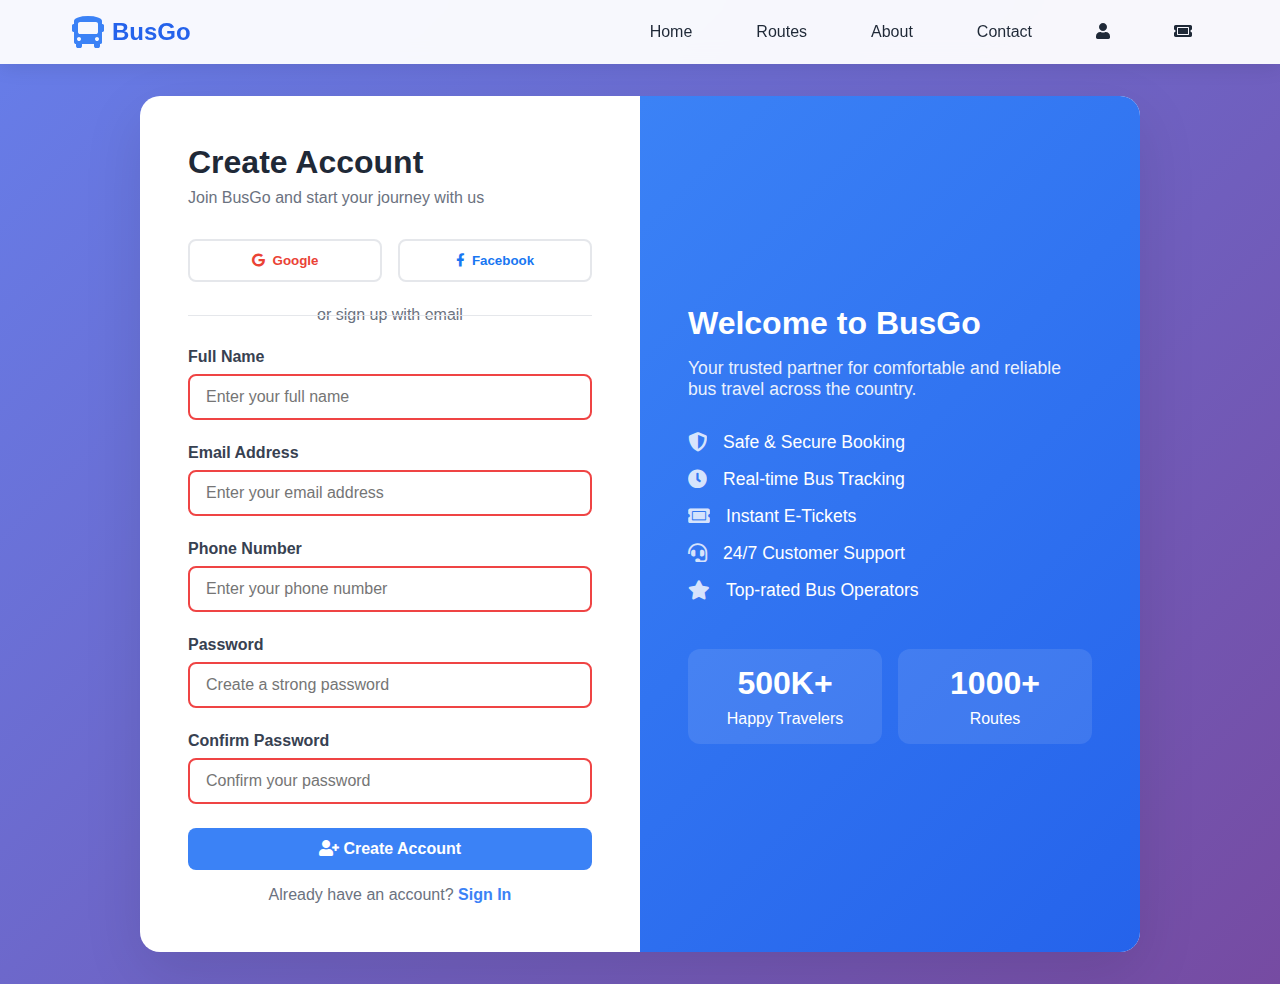
<file: signup.html>
<html>
<head>
    <title>BusGo - Sign Up</title>
    <link rel="stylesheet" href="https://cdnjs.cloudflare.com/ajax/libs/font-awesome/5.15.3/css/all.min.css">
    <style>
        * {
            margin: 0;
            padding: 0;
            box-sizing: border-box;
        }
        
        body {
            font-family: 'Segoe UI', Tahoma, Geneva, Verdana, sans-serif;
            background: linear-gradient(135deg, #667eea 0%, #764ba2 100%);
            min-height: 100vh;
            display: flex;
            flex-direction: column;
        }
        
        .header {
            background: rgba(255, 255, 255, 0.95);
            backdrop-filter: blur(10px);
            padding: 1rem 0;
            box-shadow: 0 2px 20px rgba(0, 0, 0, 0.1);
        }
        
        .nav-container {
            max-width: 1200px;
            margin: 0 auto;
            display: flex;
            justify-content: space-between;
            align-items: center;
            padding: 0 2rem;
        }
        
        .logo {
            display: flex;
            align-items: center;
            gap: 0.5rem;
            font-size: 1.5rem;
            font-weight: bold;
            color: #2563eb;
        }
        
        .logo i {
            font-size: 2rem;
            color: #3b82f6;
        }
        
        .nav-links {
            display: flex;
            list-style: none;
            gap: 2rem;
            align-items: center;
        }
        
        .nav-links a {
            text-decoration: none;
            color: #1f2937;
            font-weight: 500;
            padding: 0.5rem 1rem;
            border-radius: 8px;
            transition: all 0.3s ease;
        }
        
        .nav-links a:hover {
            background: #3b82f6;
            color: white;
            transform: translateY(-2px);
        }
        
        .main-container {
            flex: 1;
            display: flex;
            align-items: center;
            justify-content: center;
            padding: 2rem;
        }
        
        .signup-container {
            display: grid;
            grid-template-columns: 1fr 1fr;
            max-width: 1000px;
            width: 100%;
            background: white;
            border-radius: 20px;
            overflow: hidden;
            box-shadow: 0 20px 60px rgba(0, 0, 0, 0.1);
        }
        
        .signup-form {
            padding: 3rem;
        }
        
        .signup-info {
            background: linear-gradient(135deg, #3b82f6 0%, #2563eb 100%);
            color: white;
            padding: 3rem;
            display: flex;
            flex-direction: column;
            justify-content: center;
        }
        
        .form-header {
            margin-bottom: 2rem;
        }
        
        .form-header h1 {
            font-size: 2rem;
            margin-bottom: 0.5rem;
            color: #1f2937;
        }
        
        .form-header p {
            color: #6b7280;
        }
        
        .form-group {
            margin-bottom: 1.5rem;
        }
        
        .form-group label {
            display: block;
            margin-bottom: 0.5rem;
            font-weight: 600;
            color: #374151;
        }
        
        .form-group input {
            width: 100%;
            padding: 0.75rem 1rem;
            border: 2px solid #e5e7eb;
            border-radius: 8px;
            font-size: 1rem;
            transition: all 0.3s ease;
        }
        
        .form-group input:focus {
            outline: none;
            border-color: #3b82f6;
            box-shadow: 0 0 0 3px rgba(59, 130, 246, 0.1);
        }
        
        .form-group input:invalid {
            border-color: #ef4444;
        }
        
        .btn {
            width: 100%;
            padding: 0.75rem;
            background: #3b82f6;
            color: white;
            border: none;
            border-radius: 8px;
            font-size: 1rem;
            font-weight: 600;
            cursor: pointer;
            transition: all 0.3s ease;
            margin-bottom: 1rem;
        }
        
        .btn:hover {
            background: #2563eb;
            transform: translateY(-2px);
        }
        
        .social-login {
            display: grid;
            grid-template-columns: 1fr 1fr;
            gap: 1rem;
            margin-bottom: 1.5rem;
        }
        
        .social-btn {
            padding: 0.75rem;
            border: 2px solid #e5e7eb;
            border-radius: 8px;
            background: white;
            color: #374151;
            font-weight: 600;
            cursor: pointer;
            transition: all 0.3s ease;
            display: flex;
            align-items: center;
            justify-content: center;
            gap: 0.5rem;
        }
        
        .social-btn:hover {
            border-color: #3b82f6;
            background: #f8fafc;
        }
        
        .google-btn {
            color: #ea4335;
        }
        
        .facebook-btn {
            color: #1877f2;
        }
        
        .divider {
            text-align: center;
            margin: 1.5rem 0;
            position: relative;
            color: #6b7280;
        }
        
        .divider::before {
            content: '';
            position: absolute;
            top: 50%;
            left: 0;
            right: 0;
            height: 1px;
            background: #e5e7eb;
        }
        
        .divider span {
            background: white;
            padding: 0 1rem;
        }
        
        .login-link {
            text-align: center;
            color: #6b7280;
        }
        
        .login-link a {
            color: #3b82f6;
            text-decoration: none;
            font-weight: 600;
        }
        
        .login-link a:hover {
            text-decoration: underline;
        }
        
        .info-header h2 {
            font-size: 2rem;
            margin-bottom: 1rem;
        }
        
        .info-header p {
            font-size: 1.1rem;
            opacity: 0.9;
            margin-bottom: 2rem;
        }
        
        .features {
            list-style: none;
        }
        
        .features li {
            display: flex;
            align-items: center;
            gap: 1rem;
            margin-bottom: 1rem;
            font-size: 1.1rem;
        }
        
        .features i {
            font-size: 1.2rem;
            opacity: 0.8;
        }
        
        .stats {
            display: grid;
            grid-template-columns: 1fr 1fr;
            gap: 1rem;
            margin-top: 2rem;
        }
        
        .stat-item {
            text-align: center;
            padding: 1rem;
            background: rgba(255, 255, 255, 0.1);
            border-radius: 12px;
        }
        
        .stat-number {
            font-size: 2rem;
            font-weight: bold;
            margin-bottom: 0.5rem;
        }
        
        @media (max-width: 768px) {
            .nav-container {
                flex-direction: column;
                gap: 1rem;
                padding: 1rem;
            }
            
            .nav-links {
                gap: 1rem;
                flex-wrap: wrap;
                justify-content: center;
            }
            
            .signup-container {
                grid-template-columns: 1fr;
                max-width: 500px;
            }
            
            .signup-info {
                order: -1;
                padding: 2rem;
            }
            
            .signup-form {
                padding: 2rem;
            }
            
            .social-login {
                grid-template-columns: 1fr;
            }
            
            .stats {
                grid-template-columns: 1fr;
            }
        }
    </style>
</head>
<body>
    <header class="header">
        <div class="nav-container">
            <div class="logo">
                <i class="fas fa-bus"></i>
                <span>BusGo</span>
            </div>
            <nav>
                <ul class="nav-links">
                    <li><a href="index.php">Home</a></li>
                    <li><a href="product.php">Routes</a></li>
                    <li><a href="about.html">About</a></li>
                    <li><a href="contact.php">Contact</a></li>
                    <li><a href="login.php"><i class="fas fa-user"></i></a></li>
                    <li><a href="bookings.php"><i class="fas fa-ticket-alt"></i></a></li>
                </ul>
            </nav>
        </div>
    </header>

    <div class="main-container">
        <div class="signup-container">
            <div class="signup-form">
                <div class="form-header">
                    <h1>Create Account</h1>
                    <p>Join BusGo and start your journey with us</p>
                </div>

                <div class="social-login">
                    <button class="social-btn google-btn">
                        <i class="fab fa-google"></i>
                        Google
                    </button>
                    <button class="social-btn facebook-btn">
                        <i class="fab fa-facebook-f"></i>
                        Facebook
                    </button>
                </div>

                <div class="divider">
                    <span>or sign up with email</span>
                </div>

                <form id="signupForm" action="signup.php" method="POST">
                    <div class="form-group">
                        <label for="fullName">Full Name</label>
                        <input type="text" id="fullName" name="fullName" required 
                               placeholder="Enter your full name">
                    </div>
                    
                    <div class="form-group">
                        <label for="email">Email Address</label>
                        <input type="email" id="email" name="email" required 
                               placeholder="Enter your email address">
                    </div>
                    
                    <div class="form-group">
                        <label for="phone">Phone Number</label>
                        <input type="tel" id="phone" name="phone" required 
                               placeholder="Enter your phone number">
                    </div>
                    
                    <div class="form-group">
                        <label for="password">Password</label>
                        <input type="password" id="password" name="password" required 
                               placeholder="Create a strong password" minlength="8">
                    </div>
                    
                    <div class="form-group">
                        <label for="confirmPassword">Confirm Password</label>
                        <input type="password" id="confirmPassword" name="confirmPassword" required 
                               placeholder="Confirm your password">
                    </div>

                    <button type="submit" class="btn">
                        <i class="fas fa-user-plus"></i>
                        Create Account
                    </button>
                </form>

                <div class="login-link">
                    <p>Already have an account? <a href="login.php">Sign In</a></p>
                </div>
            </div>

            <div class="signup-info">
                <div class="info-header">
                    <h2>Welcome to BusGo</h2>
                    <p>Your trusted partner for comfortable and reliable bus travel across the country.</p>
                </div>

                <ul class="features">
                    <li>
                        <i class="fas fa-shield-alt"></i>
                        <span>Safe & Secure Booking</span>
                    </li>
                    <li>
                        <i class="fas fa-clock"></i>
                        <span>Real-time Bus Tracking</span>
                    </li>
                    <li>
                        <i class="fas fa-ticket-alt"></i>
                        <span>Instant E-Tickets</span>
                    </li>
                    <li>
                        <i class="fas fa-headset"></i>
                        <span>24/7 Customer Support</span>
                    </li>
                    <li>
                        <i class="fas fa-star"></i>
                        <span>Top-rated Bus Operators</span>
                    </li>
                </ul>

                <div class="stats">
                    <div class="stat-item">
                        <div class="stat-number">500K+</div>
                        <div>Happy Travelers</div>
                    </div>
                    <div class="stat-item">
                        <div class="stat-number">1000+</div>
                        <div>Routes</div>
                    </div>
                </div>
            </div>
        </div>
    </div>

    <script>
        document.getElementById('signupForm').addEventListener('submit', function(e) {
            const password = document.getElementById('password').value;
            const confirmPassword = document.getElementById('confirmPassword').value;
            
            // Validate passwords match
            if (password !== confirmPassword) {
                e.preventDefault();
                alert('Passwords do not match!');
                return;
            }
            
            // Validate password strength
            if (password.length < 8) {
                e.preventDefault();
                alert('Password must be at least 8 characters long!');
                return;
            }
            
            // Form will submit to signup.php via POST method
        });

        // Social login handlers
        document.querySelector('.google-btn').addEventListener('click', function() {
            alert('Google signup will be implemented soon!');
        });

        document.querySelector('.facebook-btn').addEventListener('click', function() {
            alert('Facebook signup will be implemented soon!');
        });

        // Real-time password validation
        document.getElementById('password').addEventListener('input', function() {
            const password = this.value;
            const confirmPassword = document.getElementById('confirmPassword');
            
            if (password.length < 8) {
                this.style.borderColor = '#ef4444';
            } else {
                this.style.borderColor = '#10b981';
            }
            
            if (confirmPassword.value && password !== confirmPassword.value) {
                confirmPassword.style.borderColor = '#ef4444';
            } else if (confirmPassword.value) {
                confirmPassword.style.borderColor = '#10b981';
            }
        });

        document.getElementById('confirmPassword').addEventListener('input', function() {
            const password = document.getElementById('password').value;
            const confirmPassword = this.value;
            
            if (password !== confirmPassword) {
                this.style.borderColor = '#ef4444';
            } else {
                this.style.borderColor = '#10b981';
            }
        });
    </script>
</body>
</html>
</file>
